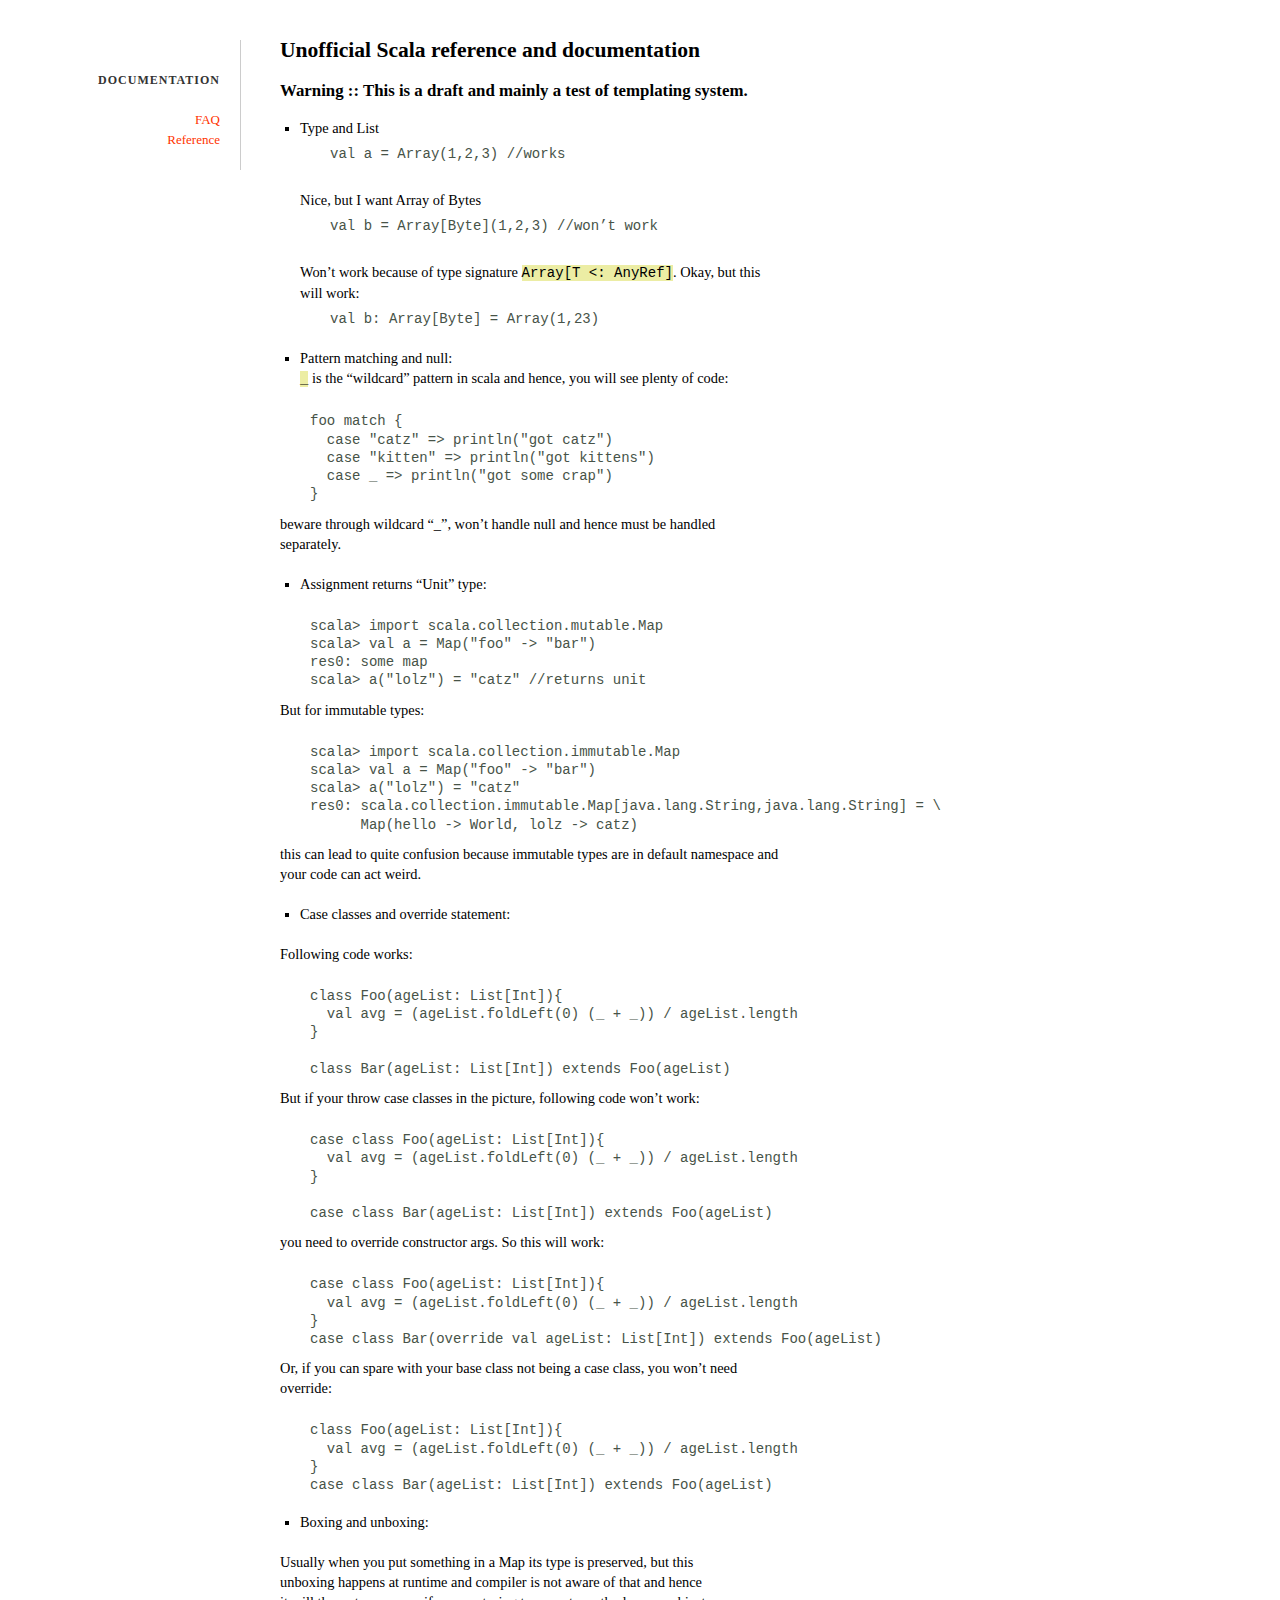
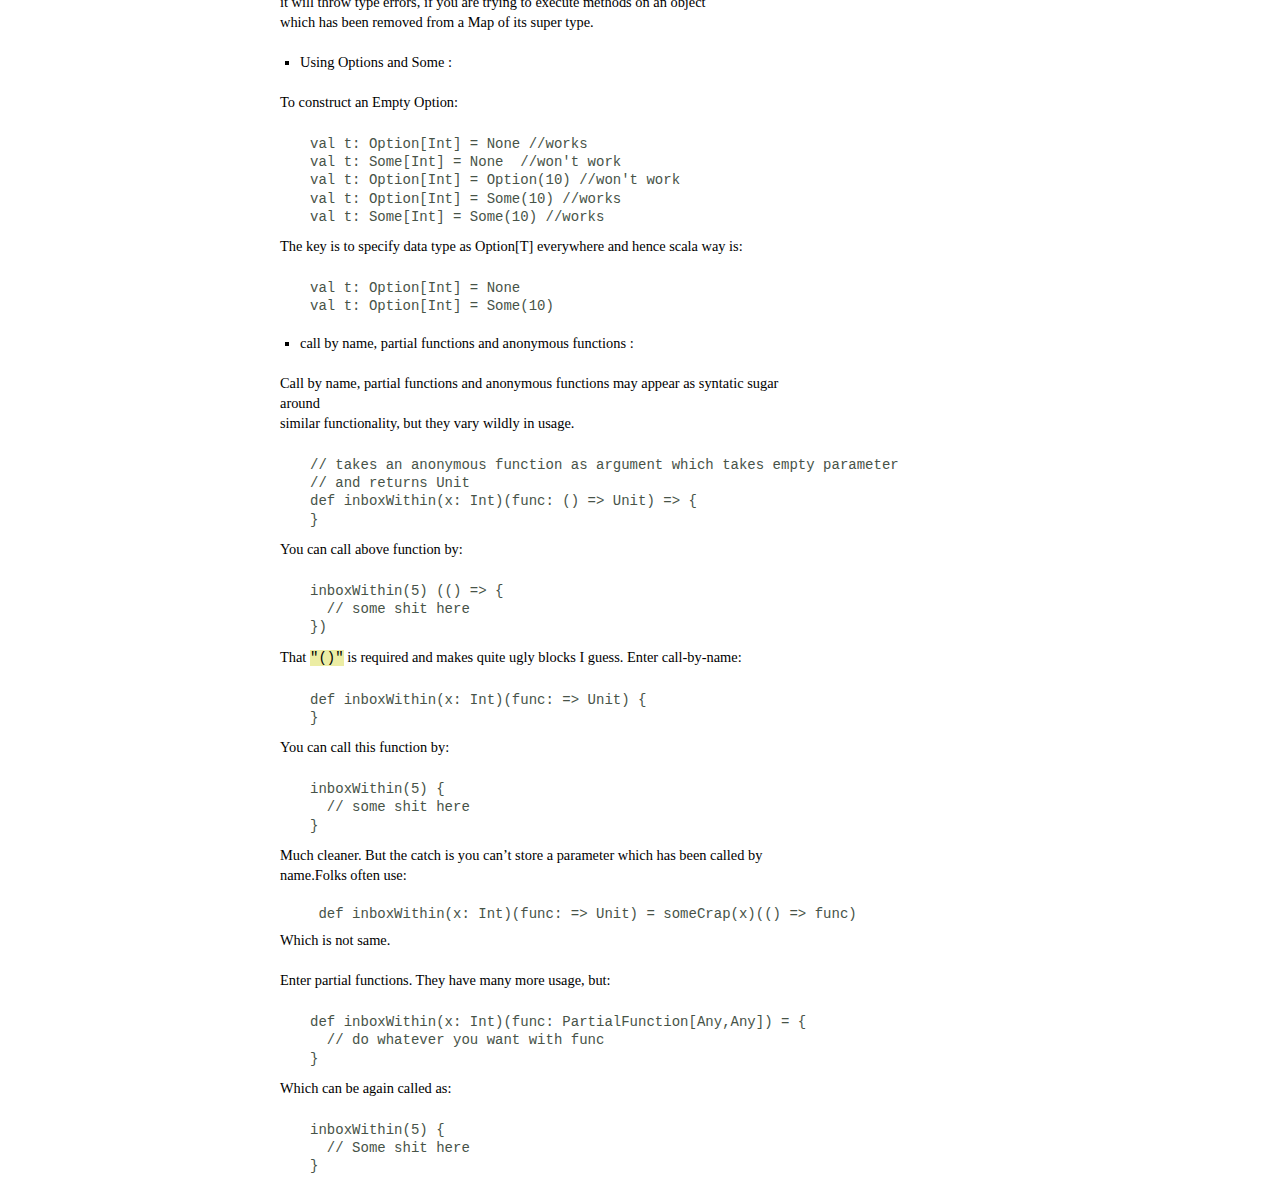
<file: index.html>
<!DOCTYPE HTML PUBLIC "-//W3C//DTD HTML 4.01//EN" "http://www.w3.org/TR/html4/strict.dtd">
<html>
  <head>
    <title> Scala - Unofficial Scala reference and Faq</title>
    <link rel="stylesheet" href="scala_ref/assets/style.css" type="text/css" media="screen" />
  </head>
  <body>
    <div id="main">
      <h2>Unofficial Scala reference and documentation</h2>
<h3>Warning :: This is a draft and mainly a test of templating system.</h3>
<ul>
	<li>Type and List<br />
<pre class="boxed">val a = Array(1,2,3) //works</pre><br />
Nice, but I want Array of Bytes<br />
<pre class="boxed">val b = Array[Byte](1,2,3) //won&#8217;t work </pre><br />
Won&#8217;t work because of type signature <code>Array[T &lt;: AnyRef]</code>. Okay, but this will work:<br />
<pre class="boxed">val b: Array[Byte] = Array(1,23)</pre></li>
</ul>
<ul>
	<li>Pattern matching and null:<br />
<code>_</code> is the &#8220;wildcard&#8221; pattern in scala and hence, you will see plenty of code:</li>
</ul>
<pre class="multiline">
foo match {
  case "catz" =&gt; println("got catz")
  case "kitten" =&gt; println("got kittens")
  case _ =&gt; println("got some crap")
}
</pre>
<p>beware through wildcard &#8220;_&#8221;, won&#8217;t handle null and hence must be handled<br />
separately.</p>
<ul>
	<li>Assignment returns &#8220;Unit&#8221; type:</li>
</ul>
<pre class="multiline">
scala&gt; import scala.collection.mutable.Map
scala&gt; val a = Map("foo" -&gt; "bar")
res0: some map
scala&gt; a("lolz") = "catz" //returns unit
</pre>
<p>But for immutable types:</p>
<pre class="multiline">
scala&gt; import scala.collection.immutable.Map
scala&gt; val a = Map("foo" -&gt; "bar")
scala&gt; a("lolz") = "catz"
res0: scala.collection.immutable.Map[java.lang.String,java.lang.String] = \
      Map(hello -&gt; World, lolz -&gt; catz)
</pre>
<p>this can lead to quite confusion because immutable types are in default namespace and your code can act weird.</p>
<ul>
	<li>Case classes and override statement:</li>
</ul>
<p>Following code works:</p>
<pre class="multiline">
class Foo(ageList: List[Int]){
  val avg = (ageList.foldLeft(0) (_ + _)) / ageList.length
}

class Bar(ageList: List[Int]) extends Foo(ageList)
</pre>
<p>But if your throw case classes in the picture, following code won&#8217;t work:</p>
<pre class="multiline">
case class Foo(ageList: List[Int]){
  val avg = (ageList.foldLeft(0) (_ + _)) / ageList.length
}

case class Bar(ageList: List[Int]) extends Foo(ageList)
</pre>
<p>you need to override constructor args. So this will work:</p>
<pre class="multiline">
case class Foo(ageList: List[Int]){
  val avg = (ageList.foldLeft(0) (_ + _)) / ageList.length
}
case class Bar(override val ageList: List[Int]) extends Foo(ageList)
</pre>
<p>Or, if you can spare with your base class not being a case class, you won&#8217;t need override:</p>
<pre class="multiline">
class Foo(ageList: List[Int]){
  val avg = (ageList.foldLeft(0) (_ + _)) / ageList.length
}
case class Bar(ageList: List[Int]) extends Foo(ageList)
</pre>
<ul>
	<li>Boxing and unboxing:</li>
</ul>
<p>Usually when you put something in a Map its type is preserved, but this<br />
unboxing happens at runtime and compiler is not aware of that and hence<br />
it will throw type errors, if you are trying to execute methods on an object<br />
which has been removed from a Map of its super type.</p>
<ul>
	<li>Using Options and Some :</li>
</ul>
<p>To construct an Empty Option:</p>
<pre class="multiline">
val t: Option[Int] = None //works
val t: Some[Int] = None  //won't work
val t: Option[Int] = Option(10) //won't work
val t: Option[Int] = Some(10) //works
val t: Some[Int] = Some(10) //works
</pre>
<p>The key is to specify data type as Option[T] everywhere and hence scala way is:</p>
<pre class="multiline">
val t: Option[Int] = None
val t: Option[Int] = Some(10)
</pre>
<ul>
	<li>call by name, partial functions and anonymous functions :</li>
</ul>
<p>Call by name, partial functions and anonymous functions may appear as syntatic sugar around <br />
similar functionality, but they vary wildly in usage.</p>
<pre class="multiline">
// takes an anonymous function as argument which takes empty parameter
// and returns Unit
def inboxWithin(x: Int)(func: () =&gt; Unit) =&gt; {
}
</pre>
<p>You can call above function by:</p>
<pre class="multiline">
inboxWithin(5) (() =&gt; {
  // some shit here
})
</pre>
<p>That <code>"()"</code> is required and makes quite ugly blocks I guess. Enter call-by-name:</p>
<pre class="multiline">
def inboxWithin(x: Int)(func: =&gt; Unit) {
}</pre>
<p>You can call this function by:</p>
<pre class="multiline">
inboxWithin(5) {
  // some shit here
}
</pre>
<p>Much cleaner. But the catch is you can&#8217;t store a parameter which has been called by name.Folks often use:</p>
<pre class="boxed"> def inboxWithin(x: Int)(func: =&gt; Unit) = someCrap(x)(() =&gt; func) </pre>
<p>Which is not same.</p>
<p>Enter partial functions. They have many more usage, but:</p>
<pre class="multiline">
def inboxWithin(x: Int)(func: PartialFunction[Any,Any]) = {
  // do whatever you want with func
}
</pre>
<p>Which can be again called as:</p>
<pre class="multiline">
inboxWithin(5) {
  // Some shit here
}
</pre>
    </div>
    <div id="sidebar">
      <h2> Documentation </h2>
      <ul>
        <li><a href="/faq"> FAQ </a></li>
        <li><a href="/ref"> Reference</a></li>
      </ul>
    </div>
  </body>
</html>
</file>
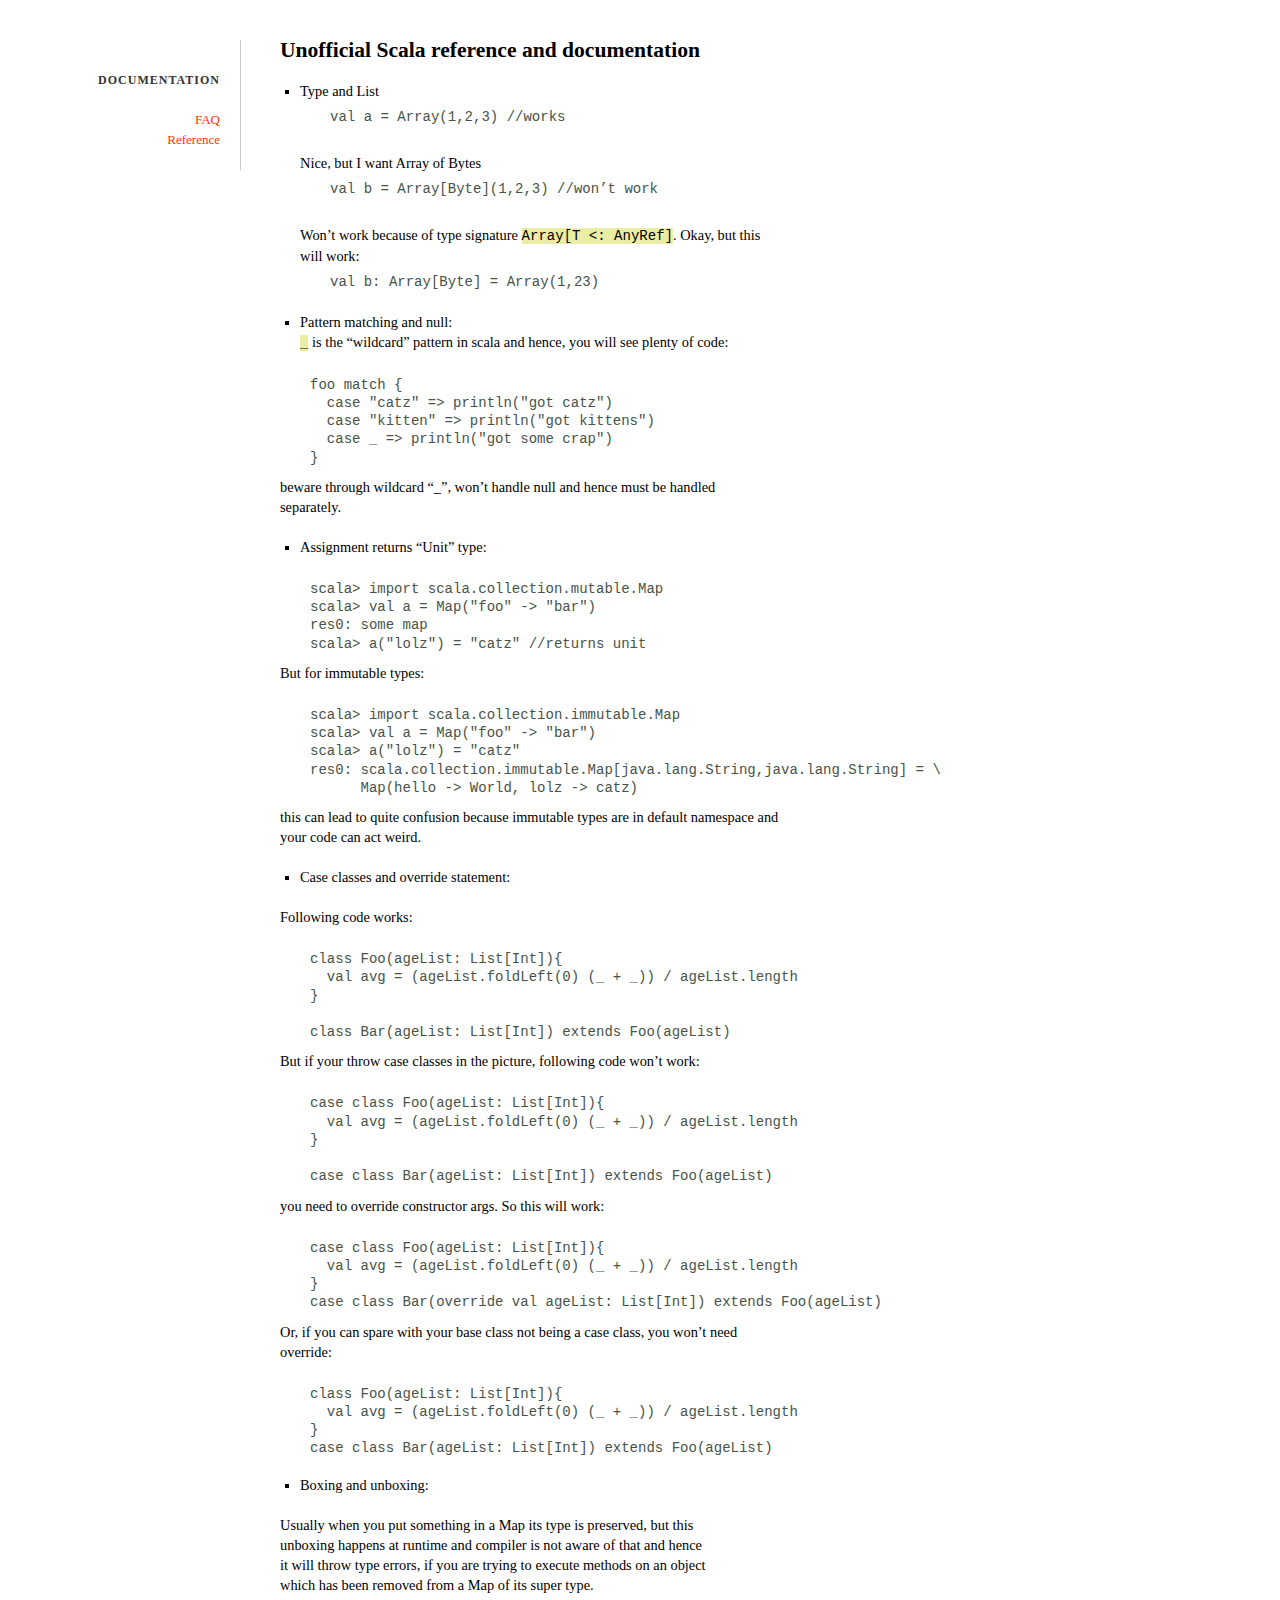
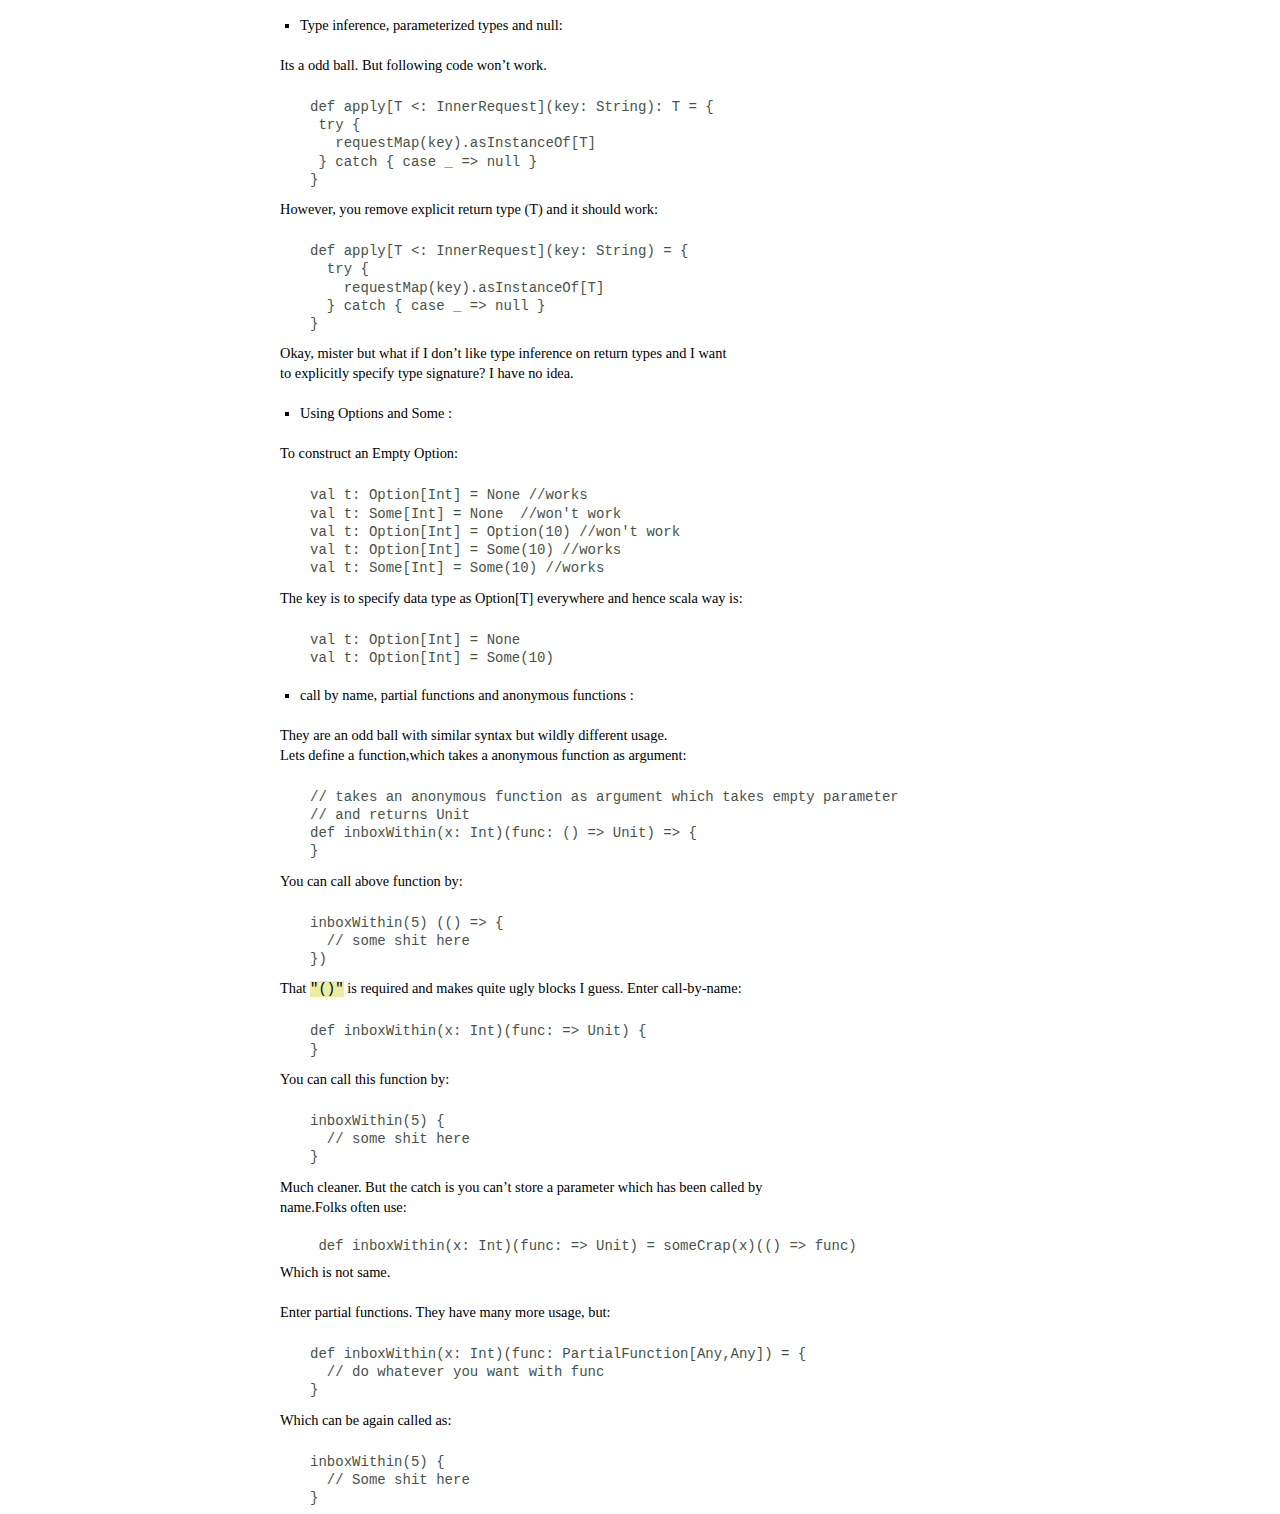
<file: working_index.html>
<!DOCTYPE HTML PUBLIC "-//W3C//DTD HTML 4.01//EN" "http://www.w3.org/TR/html4/strict.dtd">
<html>
  <head>
    <title> Scala - Unofficial Scala reference and Faq</title>
    <link rel="stylesheet" href="scala_ref/assets/style.css" type="text/css" media="screen" />
  </head>
  <body>
    <div id="main">
      <h2>Unofficial Scala reference and documentation</h2>
<ul>
	<li>Type and List<br />
<pre class="boxed">val a = Array(1,2,3) //works</pre><br />
Nice, but I want Array of Bytes<br />
<pre class="boxed">val b = Array[Byte](1,2,3) //won&#8217;t work </pre><br />
Won&#8217;t work because of type signature <code>Array[T &lt;: AnyRef]</code>. Okay, but this will work:<br />
<pre class="boxed">val b: Array[Byte] = Array(1,23)</pre></li>
</ul>
<ul>
	<li>Pattern matching and null:<br />
<code>_</code> is the &#8220;wildcard&#8221; pattern in scala and hence, you will see plenty of code:</li>
</ul>
<pre class="multiline">
foo match {
  case "catz" =&gt; println("got catz")
  case "kitten" =&gt; println("got kittens")
  case _ =&gt; println("got some crap")
}
</pre>
<p>beware through wildcard &#8220;_&#8221;, won&#8217;t handle null and hence must be handled<br />
separately.</p>
<ul>
	<li>Assignment returns &#8220;Unit&#8221; type:</li>
</ul>
<pre class="multiline">
scala&gt; import scala.collection.mutable.Map
scala&gt; val a = Map("foo" -&gt; "bar")
res0: some map
scala&gt; a("lolz") = "catz" //returns unit
</pre>
<p>But for immutable types:</p>
<pre class="multiline">
scala&gt; import scala.collection.immutable.Map
scala&gt; val a = Map("foo" -&gt; "bar")
scala&gt; a("lolz") = "catz"
res0: scala.collection.immutable.Map[java.lang.String,java.lang.String] = \
      Map(hello -&gt; World, lolz -&gt; catz)
</pre>
<p>this can lead to quite confusion because immutable types are in default namespace and your code can act weird.</p>
<ul>
	<li>Case classes and override statement:</li>
</ul>
<p>Following code works:</p>
<pre class="multiline">
class Foo(ageList: List[Int]){
  val avg = (ageList.foldLeft(0) (_ + _)) / ageList.length
}

class Bar(ageList: List[Int]) extends Foo(ageList)
</pre>
<p>But if your throw case classes in the picture, following code won&#8217;t work:</p>
<pre class="multiline">
case class Foo(ageList: List[Int]){
  val avg = (ageList.foldLeft(0) (_ + _)) / ageList.length
}

case class Bar(ageList: List[Int]) extends Foo(ageList)
</pre>
<p>you need to override constructor args. So this will work:</p>
<pre class="multiline">
case class Foo(ageList: List[Int]){
  val avg = (ageList.foldLeft(0) (_ + _)) / ageList.length
}
case class Bar(override val ageList: List[Int]) extends Foo(ageList)
</pre>
<p>Or, if you can spare with your base class not being a case class, you won&#8217;t need override:</p>
<pre class="multiline">
class Foo(ageList: List[Int]){
  val avg = (ageList.foldLeft(0) (_ + _)) / ageList.length
}
case class Bar(ageList: List[Int]) extends Foo(ageList)
</pre>
<ul>
	<li>Boxing and unboxing:</li>
</ul>
<p>Usually when you put something in a Map its type is preserved, but this<br />
unboxing happens at runtime and compiler is not aware of that and hence<br />
it will throw type errors, if you are trying to execute methods on an object<br />
which has been removed from a Map of its super type.</p>
<ul>
	<li>Type inference, parameterized types and null:</li>
</ul>
<p>Its a odd ball. But following code won&#8217;t work.</p>
<pre class="multiline">
def apply[T &lt;: InnerRequest](key: String): T = {
 try {
   requestMap(key).asInstanceOf[T]
 } catch { case _ =&gt; null }
}
</pre>
<p>However, you remove explicit return type (T) and it should work:</p>
<pre class="multiline">
def apply[T &lt;: InnerRequest](key: String) = {
  try {
    requestMap(key).asInstanceOf[T]
  } catch { case _ =&gt; null }
}
</pre>
<p>Okay, mister but what if I don&#8217;t like type inference on return types and I want<br />
to explicitly specify type signature? I have no idea.</p>
<ul>
	<li>Using Options and Some :</li>
</ul>
<p>To construct an Empty Option:</p>
<pre class="multiline">
val t: Option[Int] = None //works
val t: Some[Int] = None  //won't work
val t: Option[Int] = Option(10) //won't work
val t: Option[Int] = Some(10) //works
val t: Some[Int] = Some(10) //works
</pre>
<p>The key is to specify data type as Option[T] everywhere and hence scala way is:</p>
<pre class="multiline">
val t: Option[Int] = None
val t: Option[Int] = Some(10)
</pre>
<ul>
	<li>call by name, partial functions and anonymous functions :</li>
</ul>
<p>They are an odd ball with similar syntax but wildly different usage.<br />
Lets define a function,which takes a anonymous function as argument:</p>
<pre class="multiline">
// takes an anonymous function as argument which takes empty parameter
// and returns Unit
def inboxWithin(x: Int)(func: () =&gt; Unit) =&gt; {
}
</pre>
<p>You can call above function by:</p>
<pre class="multiline">
inboxWithin(5) (() =&gt; {
  // some shit here
})
</pre>
<p>That <code>"()"</code> is required and makes quite ugly blocks I guess. Enter call-by-name:</p>
<pre class="multiline">
def inboxWithin(x: Int)(func: =&gt; Unit) {
}</pre>
<p>You can call this function by:</p>
<pre class="multiline">
inboxWithin(5) {
  // some shit here
}
</pre>
<p>Much cleaner. But the catch is you can&#8217;t store a parameter which has been called by name.Folks often use:</p>
<pre class="boxed"> def inboxWithin(x: Int)(func: =&gt; Unit) = someCrap(x)(() =&gt; func) </pre>
<p>Which is not same.</p>
<p>Enter partial functions. They have many more usage, but:</p>
<pre class="multiline">
def inboxWithin(x: Int)(func: PartialFunction[Any,Any]) = {
  // do whatever you want with func
}
</pre>
<p>Which can be again called as:</p>
<pre class="multiline">
inboxWithin(5) {
  // Some shit here
}
</pre>
    </div>
    <div id="sidebar">
      <h2> Documentation </h2>
      <ul>
        <li><a href="/faq"> FAQ </a></li>
        <li><a href="/ref"> Reference</a></li>
      </ul>
    </div>
  </body>
</html>
</file>
<file: scala_ref/assets/style.css>
body {
  font-family:"Trebuchet MS" Arial, Helvetica, sans-serif;
  background: #fff;
  font-size:90%; /* Sets default font size to 10px */
}

a {
  text-decoration: none;
}

a:link,
a:visited {
  color: #f30;
}

a:hover {
  color: #f90;
}

#main {
  position: absolute;
  
  top: 20px;
  left: 280px;
  
  width: 500px;
}

#main h1 {
  font-size: 30px;
  font-weight: normal;
  
  line-height: 40px;
  
  padding: 20px 0 20px 0;
  
  letter-spacing: -1px;
}

#main p {
  margin: 0 0 20px 0;
  line-height: 20px;
}

#main ul {
  padding: 0 0 0 20px;
}

#main li {
  margin: 0 0 20px 0;
  list-style-type: square;
  line-height: 20px;
}

#sidebar {
  position: absolute;
  
  top: 40px;
  left: 20px;
  width: 200px;
  
  padding: 20px 20px 0 0;
  
  border-right: 1px solid #ccc;
  
  text-align: right;
}

#sidebar h2 {
  text-transform: uppercase;
  
  font-size: 12px;
  
  color: #333;
  
  letter-spacing: 1px;
  
  line-height: 20px;
}

#sidebar ul {
  list-style-type: none;
  
  margin: 20px 0;
}

#sidebar li {
  font-size: 13px;
  
  line-height: 20px;
}

code {
  font-size: 120%;
  margin: 0;
  padding: 0;
  font-size: 120%;
  background-color: #eceda4;
}

pre.inline {
  margin: 0;
  padding: 0;
  font-size: 120%;
  display: inline;
  background-color: #eceda4;
}

pre.boxed {
  margin: 7px 0 7px 20px;
  padding: 0 0 0 10px;
  font-size: 120%;
  /* font-size: 10px;  */
  color: #475348;
  line-height: 1.3;
}

pre.multiline {
  margin: 7px 0 7px 20px;
  padding: 3px 0 3px 10px;
  font-size: 120%;
  color: #475348;
  line-height: 1.3;
}
</file>
